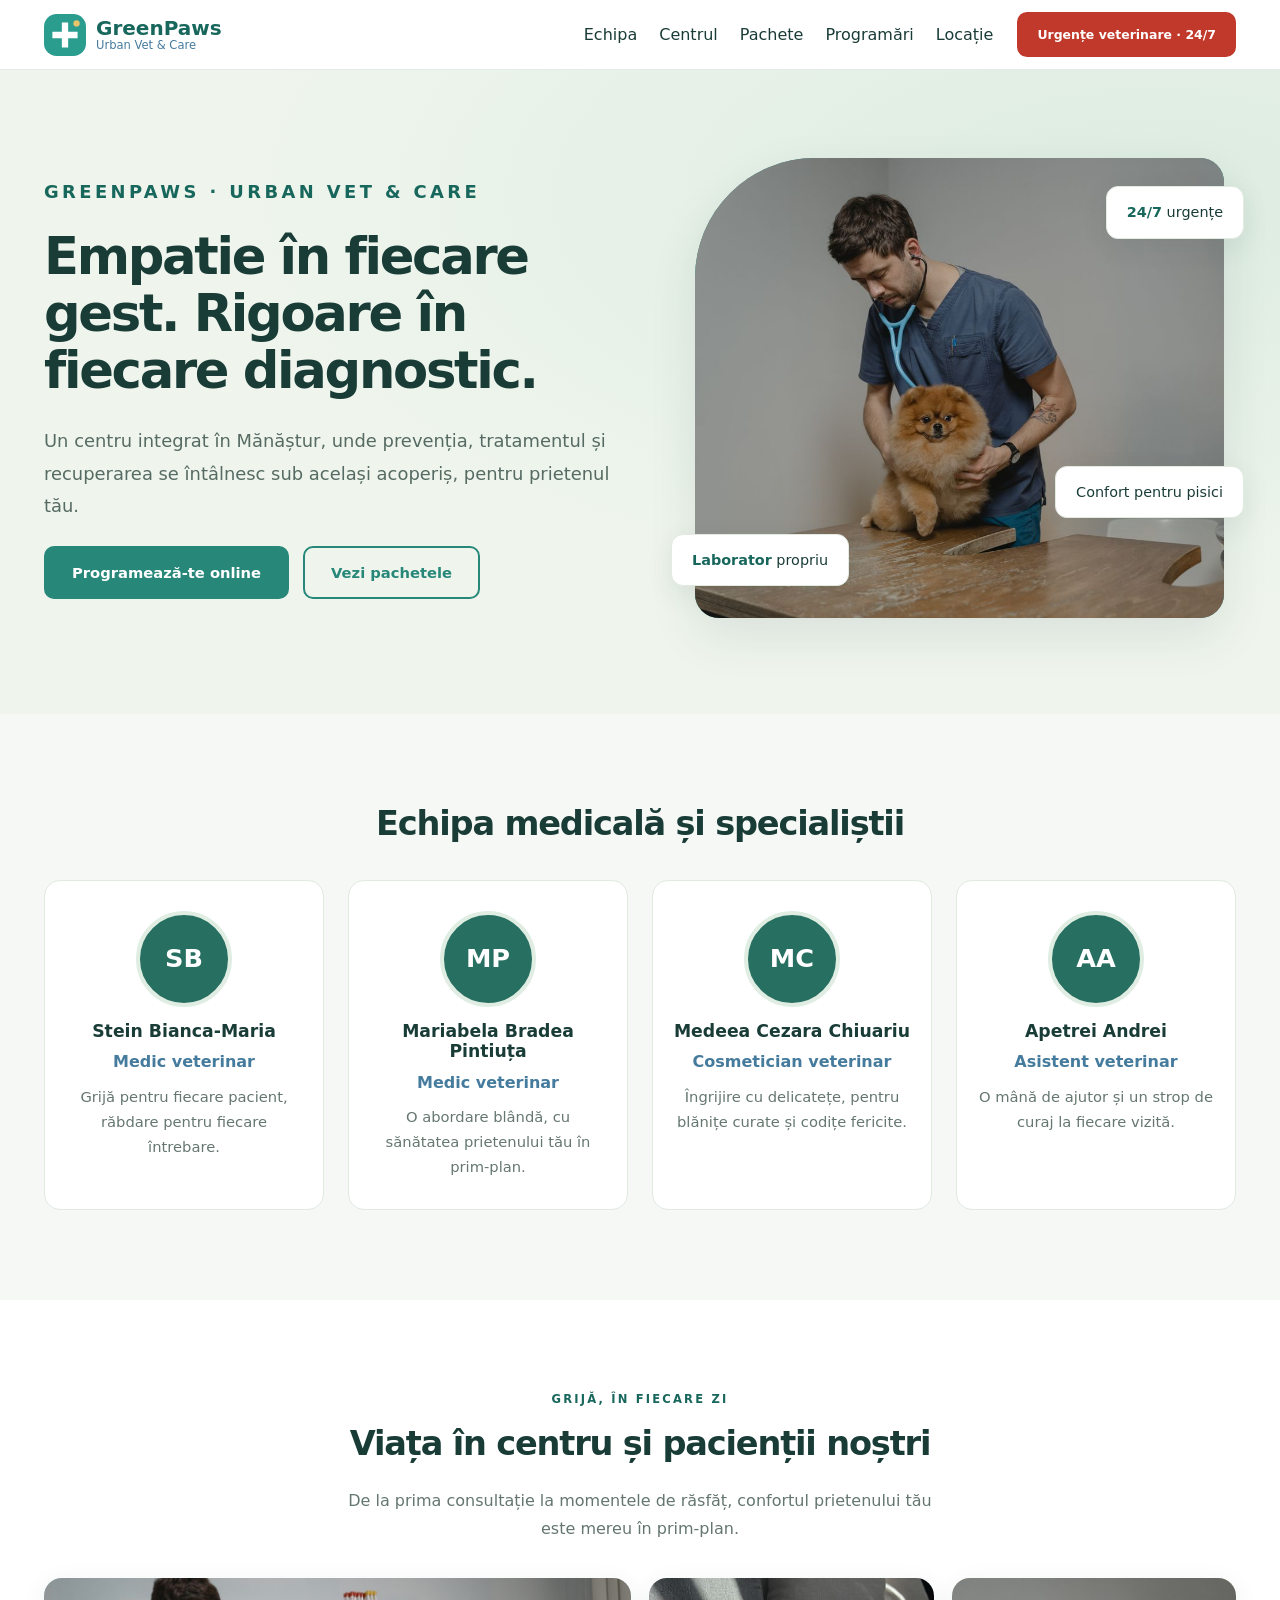
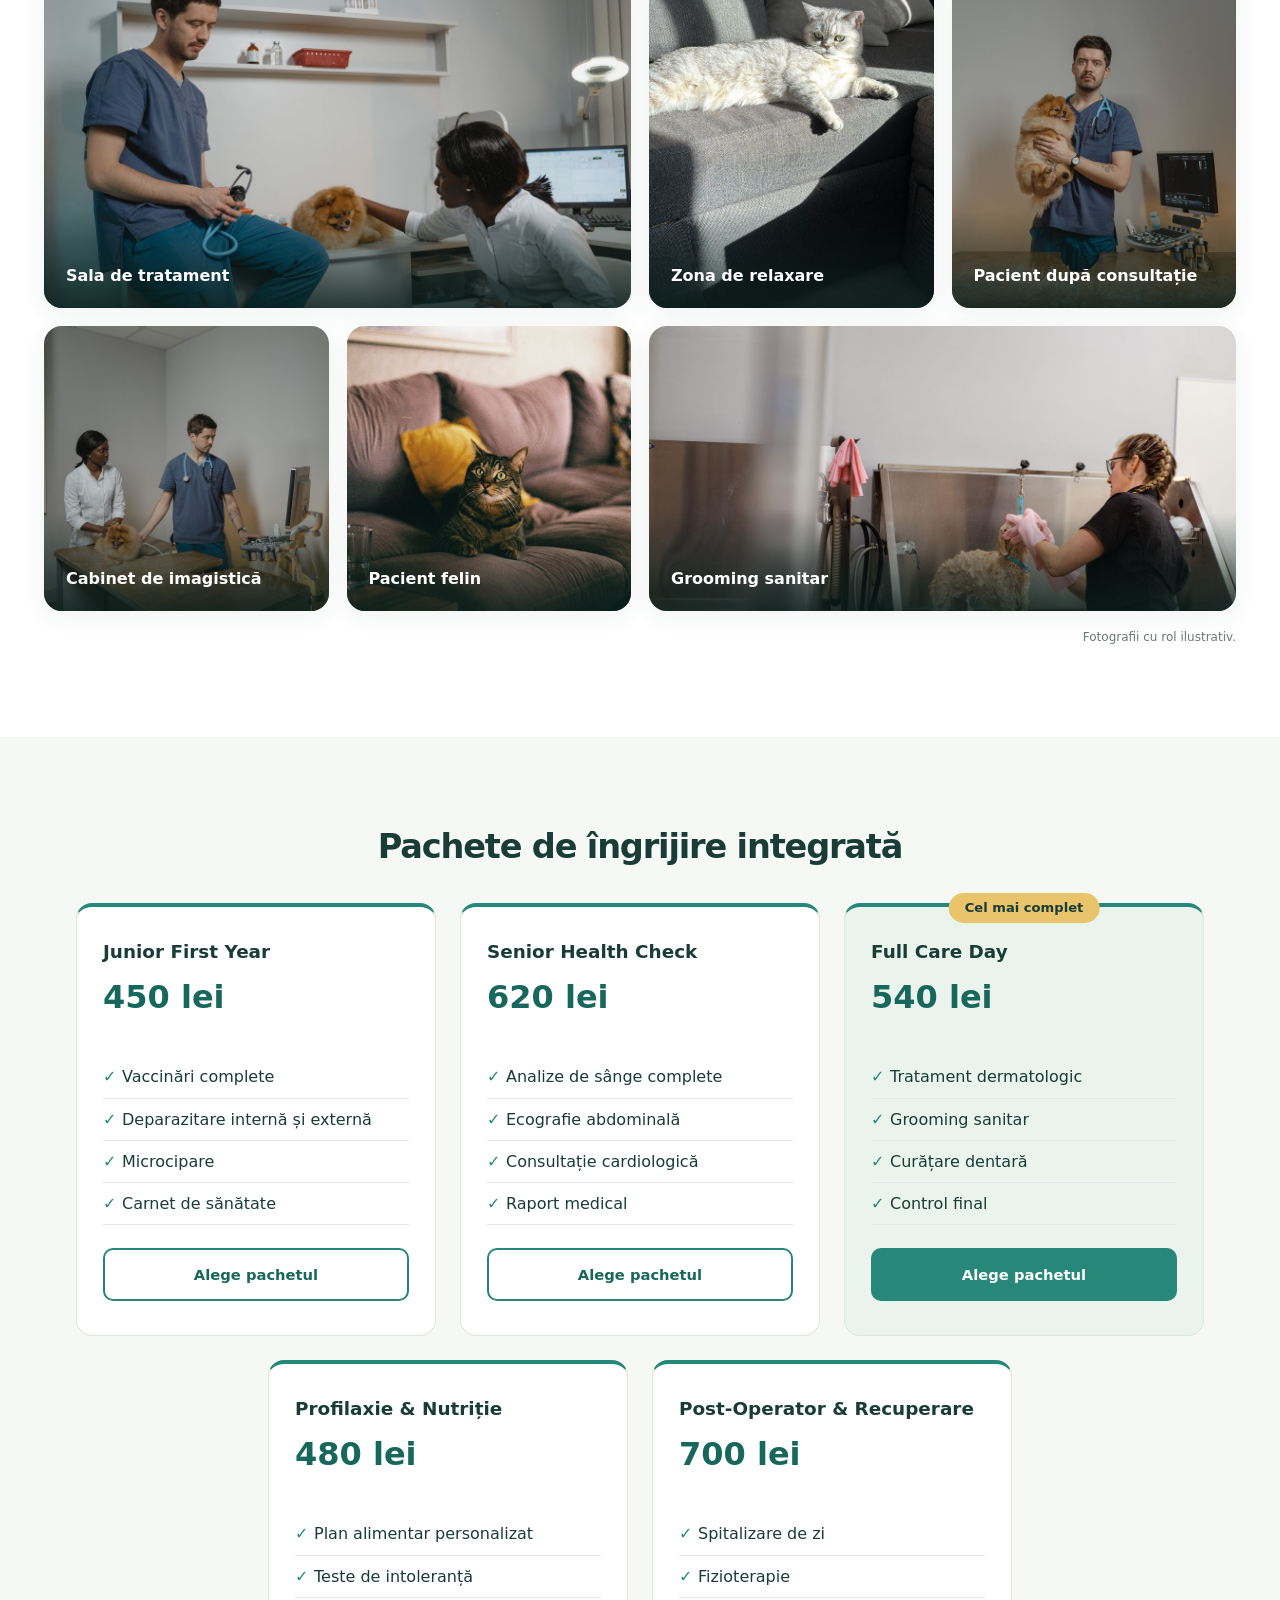
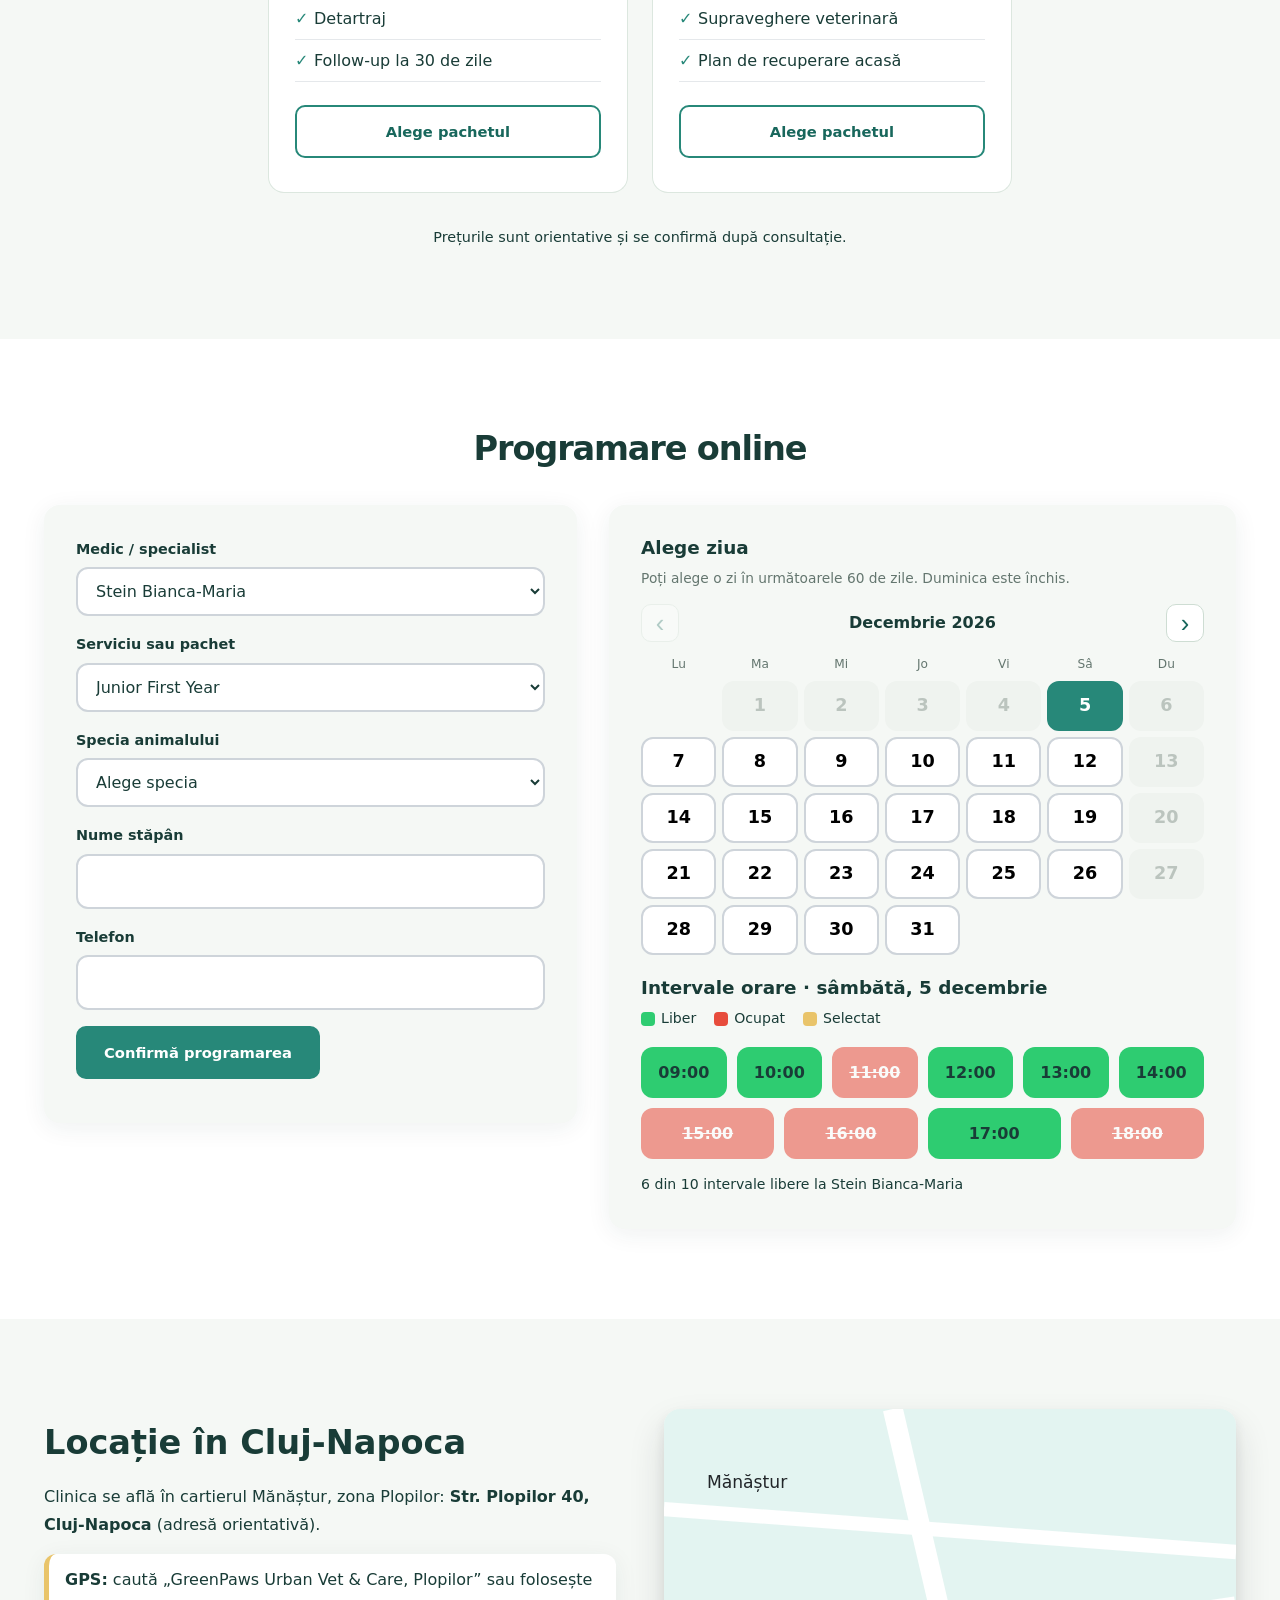
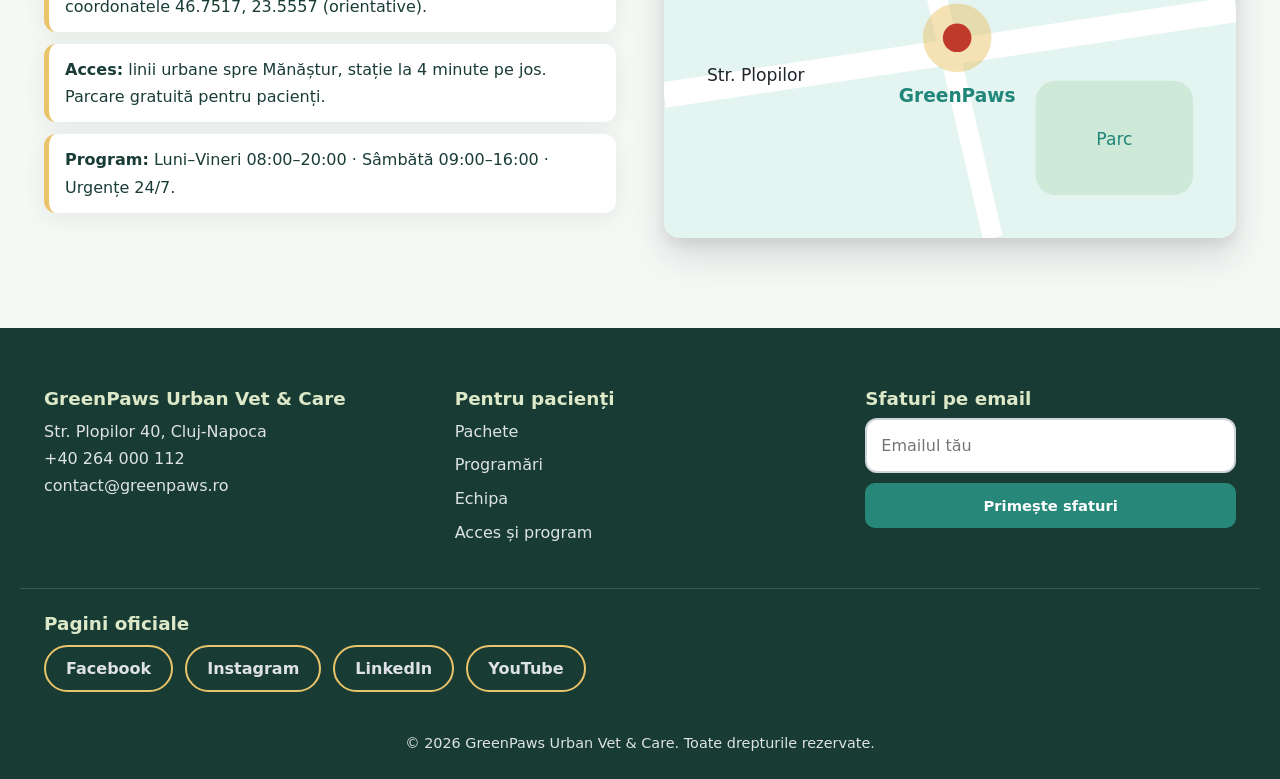
<file: index.html>
<!DOCTYPE html>
<html lang="ro">
<head>
<meta charset="UTF-8">
<meta name="viewport" content="width=device-width, initial-scale=1, viewport-fit=cover">
<meta name="description" content="GreenPaws Urban Vet & Care – clinică veterinară și centru integrat de sănătate pentru animale în Cluj-Napoca, Mănăștur / Plopilor.">
<title>GreenPaws Urban Vet &amp; Care – Cluj-Napoca</title>
<link rel="icon" href="data:image/svg+xml,%3Csvg xmlns='http://www.w3.org/2000/svg' viewBox='0 0 64 64'%3E%3Crect width='64' height='64' rx='16' fill='%232A9D8F'/%3E%3Cpath d='M26 14h12v12h12v12H38v12H26V38H14V26h12z' fill='white'/%3E%3C/svg%3E">
<link rel="stylesheet" href="style.css">
</head>
<body>

<!-- ===== HEADER: NAVIGARE ȘI URGENȚE ===== -->
<header class="site-header">
  <div class="container header-inner">
    <a href="#acasa" class="logo" aria-label="GreenPaws – pagina principală">
      <svg class="logo-mark" viewBox="0 0 40 40" aria-hidden="true"><rect width="40" height="40" rx="12" fill="#2A9D8F"/><path d="M17 8h6v9h9v6h-9v9h-6v-9H8v-6h9z" fill="#fff"/><circle cx="31" cy="9" r="3" fill="#E9C46A"/></svg>
      <span>GreenPaws<small>Urban Vet &amp; Care</small></span>
    </a>
    <button class="nav-toggle" aria-expanded="false" aria-controls="meniu" aria-label="Deschide meniul">☰</button>
    <nav id="meniu" class="nav" aria-label="Navigare principală">
      <ul class="nav-list">
        <li><a href="#echipa">Echipa</a></li>
        <li><a href="#centru">Centrul</a></li>
        <li><a href="#pachete">Pachete</a></li>
        <li><a href="#programare">Programări</a></li>
        <li><a href="#locatie">Locație</a></li>
      </ul>
      <a href="tel:+40264000112" class="btn btn-urgent">Urgențe veterinare · 24/7</a>
    </nav>
  </div>
</header>

<main>
  <!-- ===== HERO ===== -->
  <section id="acasa" class="hero">
    <div class="container hero-inner">
      <div class="hero-text">
        <p class="eyebrow">GREENPAWS · URBAN VET &amp; CARE</p><h1>Empatie în fiecare gest. Rigoare în fiecare diagnostic.</h1>
        <p>Un centru integrat în Mănăștur, unde prevenția, tratamentul și recuperarea se întâlnesc sub același acoperiș, pentru prietenul tău.</p>
        <div class="hero-actions">
          <a href="#programare" class="btn">Programează-te online</a>
          <a href="#pachete" class="btn btn-outline">Vezi pachetele</a>
        </div>
      </div>
      <aside class="hero-visual" aria-label="Centrul pe scurt">
        <div class="visual-main"><img src="img/hero.jpg" alt="Consultație veterinară pentru un câine de talie mică" fetchpriority="high" width="1200" height="800"></div>
        <div class="float-card fc-1"><strong>24/7</strong> urgențe</div>
        <div class="float-card fc-2"><strong>Laborator</strong> propriu</div>
        <div class="float-card fc-3">Confort pentru pisici</div>
      </aside>
    </div>
  </section>

  <!-- ===== ECHIPA ===== -->
  <section id="echipa" class="section">
    <div class="container">
      <h2 class="section-title">Echipa medicală și specialiștii</h2>
      <div class="grid grid-4">
        <article class="member"><div class="portrait"><span>SB</span></div><h3>Stein Bianca-Maria</h3><p class="spec">Medic veterinar</p><p>Grijă pentru fiecare pacient, răbdare pentru fiecare întrebare.</p></article>
        <article class="member"><div class="portrait"><span>MP</span></div><h3>Mariabela Bradea Pintiuța</h3><p class="spec">Medic veterinar</p><p>O abordare blândă, cu sănătatea prietenului tău în prim-plan.</p></article>
        <article class="member"><div class="portrait"><span>MC</span></div><h3>Medeea Cezara Chiuariu</h3><p class="spec">Cosmetician veterinar</p><p>Îngrijire cu delicatețe, pentru blănițe curate și codițe fericite.</p></article>
        <article class="member"><div class="portrait"><span>AA</span></div><h3>Apetrei Andrei</h3><p class="spec">Asistent veterinar</p><p>O mână de ajutor și un strop de curaj la fiecare vizită.</p></article>
      </div>
    </div>
  </section>

  <!-- ===== VIAȚA ÎN CENTRU ===== -->
  <section id="centru" class="section section-white">
    <div class="container">
      <p class="eyebrow centered">GRIJĂ, ÎN FIECARE ZI</p><h2 class="section-title">Viața în centru și pacienții noștri</h2>
      <p class="section-intro">De la prima consultație la momentele de răsfăț, confortul prietenului tău este mereu în prim-plan.</p><div class="gallery">
        <figure class="photo tall g1"><img src="img/centru-1.jpg" alt="Sala de tratament" loading="lazy" onerror="this.remove()"><figcaption>Sala de tratament</figcaption></figure>
        <figure class="photo g2"><img src="img/centru-2.jpg" alt="Zona de relaxare" loading="lazy" onerror="this.remove()"><figcaption>Zona de relaxare</figcaption></figure>
        <figure class="photo g3"><img src="img/centru-3.jpg" alt="Pacient după consultație" loading="lazy" onerror="this.remove()"><figcaption>Pacient după consultație</figcaption></figure>
        <figure class="photo g4"><img src="img/centru-4.jpg" alt="Cabinet de imagistică" loading="lazy" onerror="this.remove()"><figcaption>Cabinet de imagistică</figcaption></figure>
        <figure class="photo tall g5"><img src="img/centru-5.jpg" alt="Pacient felin" loading="lazy" onerror="this.remove()"><figcaption>Pacient felin</figcaption></figure>
        <figure class="photo g6"><img src="img/centru-6.jpg" alt="Salon de grooming sanitar" loading="lazy" onerror="this.remove()"><figcaption>Grooming sanitar</figcaption></figure>
      </div>
      <p class="photo-note">Fotografii cu rol ilustrativ.</p>
    </div>
  </section>

  <!-- ===== PACHETE ===== -->
  <section id="pachete" class="section">
    <div class="container">
      <h2 class="section-title">Pachete de îngrijire integrată</h2>
      <div class="packages" id="packages"></div>
      <p class="note">Prețurile sunt orientative și se confirmă după consultație.</p>
    </div>
  </section>

  <!-- ===== PROGRAMARE ===== -->
  <section id="programare" class="section section-white">
    <div class="container">
      <h2 class="section-title">Programare online</h2>
      <div class="booking">
        <form class="booking-form" id="booking-form">
          <div class="form-group"><label for="medic">Medic / specialist</label><select id="medic" required></select></div>
          <div class="form-group"><label for="serviciu">Serviciu sau pachet</label><select id="serviciu" required></select></div>
          <div class="form-group"><label for="specie">Specia animalului</label><select id="specie" required><option value="">Alege specia</option><option>Câine</option><option>Pisică</option><option>Iepure</option><option>Pasăre</option><option>Alta</option></select></div>
          <div class="form-group"><label for="nume">Nume stăpân</label><input type="text" id="nume" autocomplete="name" required></div>
          <div class="form-group"><label for="tel">Telefon</label><input type="tel" id="tel" autocomplete="tel" inputmode="numeric" pattern="[0-9]+" title="Introdu doar cifre, fără spații sau alte caractere." required></div>
          <button type="submit" class="btn">Confirmă programarea</button>
          <p class="form-status" id="form-status" role="status" aria-live="polite"></p>
        </form>
        <div class="slots-panel">
          <h3>Alege ziua</h3>
          <p class="calendar-help">Poți alege o zi în următoarele 60 de zile. Duminica este închis.</p>
          <div class="calendar-nav"><button type="button" id="prev-month" aria-label="Luna precedentă">‹</button><strong id="calendar-month" aria-live="polite"></strong><button type="button" id="next-month" aria-label="Luna următoare">›</button></div>
          <div class="weekdays" aria-hidden="true"><span>Lu</span><span>Ma</span><span>Mi</span><span>Jo</span><span>Vi</span><span>Sâ</span><span>Du</span></div>
          <div class="days" id="days" role="group" aria-label="Zile disponibile"></div>
          <h3>Intervale orare · <span id="slots-day">–</span></h3>
          <ul class="legend"><li><i class="sw free"></i>Liber</li><li><i class="sw busy"></i>Ocupat</li><li><i class="sw sel"></i>Selectat</li></ul>
          <div class="slots" id="slots" role="group" aria-label="Intervale orare"></div>
          <p class="bar-label" id="bar-label"></p>
        </div>
      </div>
    </div>
  </section>

  <!-- ===== LOCAȚIE ===== -->
  <section id="locatie" class="section">
    <div class="container location">
      <div class="location-info">
        <h2>Locație în Cluj-Napoca</h2>
        <p>Clinica se află în cartierul Mănăștur, zona Plopilor: <strong>Str. Plopilor 40, Cluj-Napoca</strong> (adresă orientativă).</p>
        <ul class="facts">
          <li><strong>GPS:</strong> caută „GreenPaws Urban Vet &amp; Care, Plopilor” sau folosește coordonatele 46.7517, 23.5557 (orientative).</li>
          <li><strong>Acces:</strong> linii urbane spre Mănăștur, stație la 4 minute pe jos. Parcare gratuită pentru pacienți.</li>
          <li><strong>Program:</strong> Luni–Vineri 08:00–20:00 · Sâmbătă 09:00–16:00 · Urgențe 24/7.</li>
        </ul>
      </div>
      <aside class="map" aria-label="Hartă schematică">
        <svg viewBox="0 0 400 300" role="img" aria-label="Hartă schematică Mănăștur / Plopilor">
          <rect width="400" height="300" fill="#E3F4F1"/>
          <path d="M0 200 L400 140" stroke="#fff" stroke-width="18"/><path d="M160 0 L230 300" stroke="#fff" stroke-width="14"/><path d="M0 70 L400 100" stroke="#fff" stroke-width="10"/>
          <rect x="260" y="190" width="110" height="80" rx="14" fill="#cfe9d8"/><text x="315" y="235" text-anchor="middle" font-size="12" fill="#21867A">Parc</text>
          <text x="30" y="190" font-size="12" fill="#212529">Str. Plopilor</text><text x="30" y="55" font-size="12" fill="#212529">Mănăștur</text>
          <circle cx="205" cy="160" r="24" fill="#E9C46A" opacity=".5"/><circle cx="205" cy="160" r="10" fill="#C0392B"/>
          <text x="205" y="205" text-anchor="middle" font-size="13" font-weight="700" fill="#21867A">GreenPaws</text>
        </svg>
      </aside>
    </div>
  </section>
</main>

<!-- ===== FOOTER ===== -->
<footer class="site-footer">
  <div class="container footer-grid">
    <div><h3>GreenPaws Urban Vet &amp; Care</h3><p>Str. Plopilor 40, Cluj-Napoca<br>+40 264 000 112<br>contact@greenpaws.ro</p></div>
    <div><h3>Pentru pacienți</h3><ul><li><a href="#pachete">Pachete</a></li><li><a href="#programare">Programări</a></li><li><a href="#echipa">Echipa</a></li><li><a href="#locatie">Acces și program</a></li></ul></div>
    <div><h3>Sfaturi pe email</h3>
      <form class="newsletter" id="newsletter"><label for="nl" class="sr-only">Email</label><input type="email" id="nl" placeholder="Emailul tău" required><button class="btn btn-small" type="submit">Primește sfaturi</button></form>
      <p class="form-status light" id="nl-status" role="status"></p></div>
  </div>
  <div class="container social-hub">
    <h3>Pagini oficiale</h3>
    <ul class="social"><li><a href="#">Facebook</a></li><li><a href="#">Instagram</a></li><li><a href="#">LinkedIn</a></li><li><a href="#">YouTube</a></li></ul>
  </div>
  <p class="copyright">&copy; 2026 GreenPaws Urban Vet &amp; Care. Toate drepturile rezervate.</p>
</footer>

<script>
/* ===== Date ===== */
const PKGS=[
 {n:'Junior First Year',p:450,i:['Vaccinări complete','Deparazitare internă și externă','Microcipare','Carnet de sănătate']},
 {n:'Senior Health Check',p:620,i:['Analize de sânge complete','Ecografie abdominală','Consultație cardiologică','Raport medical']},
 {n:'Full Care Day',p:540,i:['Tratament dermatologic','Grooming sanitar','Curățare dentară','Control final'],top:true},
 {n:'Profilaxie & Nutriție',p:480,i:['Plan alimentar personalizat','Teste de intoleranță','Detartraj','Follow-up la 30 de zile']},
 {n:'Post-Operator & Recuperare',p:700,i:['Spitalizare de zi','Fizioterapie','Supraveghere veterinară','Plan de recuperare acasă']}
];
const DOCS=['Stein Bianca-Maria','Mariabela Bradea Pintiuța','Medeea Cezara Chiuariu','Apetrei Andrei'];
const HOURS=['09:00','10:00','11:00','12:00','13:00','14:00','15:00','16:00','17:00','18:00'];
const $=s=>document.querySelector(s);

/* ===== Pachete și selecturi ===== */
$('#packages').innerHTML=PKGS.map(p=>`<article class="pkg${p.top?' top':''}">${p.top?'<span class="badge">Cel mai complet</span>':''}<h3>${p.n}</h3><p class="price">${p.p} lei</p><ul>${p.i.map(x=>`<li>${x}</li>`).join('')}</ul><button class="btn ${p.top?'':'btn-outline-dark'}" data-pkg="${p.n}">Alege pachetul</button></article>`).join('');
$('#medic').innerHTML=DOCS.map(d=>`<option>${d}</option>`).join('');
$('#serviciu').innerHTML='<optgroup label="Pachete">'+PKGS.map(p=>`<option>${p.n}</option>`).join('')+'</optgroup><optgroup label="Servicii"><option>Consultație generală</option><option>Vaccinare</option><option>Ecografie</option><option>Analize de laborator</option></optgroup>';
$('#packages').addEventListener('click',e=>{const b=e.target.closest('[data-pkg]');if(!b)return;$('#serviciu').value=b.dataset.pkg;$('#programare').scrollIntoView({behavior:'smooth'})});

/* ===== Calendar și sloturi ===== */
const taken=new Set();let day=null,sel=null;
const iso=d=>`${d.getFullYear()}-${String(d.getMonth()+1).padStart(2,'0')}-${String(d.getDate()).padStart(2,'0')}`;
const today=new Date();today.setHours(0,0,0,0);
const lastDay=new Date(today);lastDay.setDate(lastDay.getDate()+60);
const firstDay=new Date(today);if(firstDay.getDay()===0)firstDay.setDate(firstDay.getDate()+1);
day=iso(firstDay);
let calendarMonth=new Date(firstDay.getFullYear(),firstDay.getMonth(),1);
function renderCalendar(){
  $('#calendar-month').textContent=calendarMonth.toLocaleDateString('ro-RO',{month:'long',year:'numeric'});
  const year=calendarMonth.getFullYear(),month=calendarMonth.getMonth();
  const offset=(calendarMonth.getDay()+6)%7;
  let cells='<span aria-hidden="true"></span>'.repeat(offset);
  for(let n=1;n<=new Date(year,month+1,0).getDate();n++){
    const date=new Date(year,month,n),key=iso(date);
    const disabled=date<today||date>lastDay||date.getDay()===0;
    cells+=`<button type="button" class="day${key===day?' on':''}" data-d="${key}" aria-pressed="${key===day}" aria-label="${date.toLocaleDateString('ro-RO',{weekday:'long',day:'numeric',month:'long',year:'numeric'})}" ${disabled?'disabled':''}><b>${n}</b></button>`;
  }
  $('#days').innerHTML=cells;
  $('#prev-month').disabled=year===today.getFullYear()&&month===today.getMonth();
  $('#next-month').disabled=year===lastDay.getFullYear()&&month===lastDay.getMonth();
}
$('#prev-month').addEventListener('click',()=>{calendarMonth.setMonth(calendarMonth.getMonth()-1);renderCalendar()});
$('#next-month').addEventListener('click',()=>{calendarMonth.setMonth(calendarMonth.getMonth()+1);renderCalendar()});
renderCalendar();
function busy(doc,date,h){let s=0;for(const c of doc+date+h)s=(s*31+c.charCodeAt(0))>>>0;s=(s*1103515245+12345)>>>0;return (s>>>16)%100<40||taken.has(doc+date+h)}
function render(){
  sel=null;const doc=$('#medic').value;
  $('#slots-day').textContent=new Date(day+'T12:00').toLocaleDateString('ro-RO',{weekday:'long',day:'numeric',month:'long'});
  let free=0;
  $('#slots').innerHTML=HOURS.map(h=>{const b=busy(doc,day,h);if(!b)free++;return b?`<button type="button" class="slot busy" disabled aria-label="${h} ocupat">${h}</button>`:`<button type="button" class="slot free" data-h="${h}" aria-pressed="false">${h}</button>`}).join('');
  $('#bar-label').textContent=`${free} din ${HOURS.length} intervale libere la ${doc}`;
}
$('#days').addEventListener('click',e=>{const b=e.target.closest('.day');if(!b||b.disabled)return;day=b.dataset.d;renderCalendar();render()});
$('#medic').addEventListener('change',render);
$('#slots').addEventListener('click',e=>{const b=e.target.closest('.slot.free');if(!b)return;document.querySelectorAll('.slot.sel').forEach(x=>{x.classList.remove('sel');x.setAttribute('aria-pressed','false')});b.classList.add('sel');b.setAttribute('aria-pressed','true');sel=b.dataset.h});
$('#booking-form').addEventListener('submit',e=>{
  e.preventDefault();const st=$('#form-status');
  if(!sel){st.textContent='Alege un interval orar liber.';st.className='form-status err';return}
  taken.add($('#medic').value+day+sel);
  st.className='form-status';st.textContent=`Programare înregistrată: ${$('#serviciu').value}, ${day}, ora ${sel}, ${$('#medic').value}. Te sunăm pentru confirmare.`;
  render();
});
render();
/* Cifre inclusiv la lipire și sunetele MP3 incluse local. */
$('#tel').addEventListener('input',e=>{e.target.value=e.target.value.replace(/[^0-9]/g,'')});
const animalSounds={
  'Câine':new Audio('audio/caine.mp3'),
  'Pisică':new Audio('audio/pisica.mp3')
};
Object.values(animalSounds).forEach(sound=>{sound.preload='auto';sound.volume=.65});
function playAnimal(species){
  Object.values(animalSounds).forEach(sound=>{sound.pause();sound.currentTime=0});
  const sound=animalSounds[species];
  if(sound)sound.play().catch(()=>{/* Formularul rămâne disponibil dacă sunetul este blocat. */});
}
$('#specie').addEventListener('change',e=>playAnimal(e.target.value));
$('#newsletter').addEventListener('submit',e=>{e.preventDefault();$('#nl-status').textContent='Mulțumim! Te vei abona la sfaturile noastre.';e.target.reset()});

/* ===== Meniu mobil ===== */
const t=$('.nav-toggle'),n=$('#meniu');
t.addEventListener('click',()=>{const o=n.classList.toggle('open');t.setAttribute('aria-expanded',o)});
n.addEventListener('click',e=>{if(e.target.tagName==='A'){n.classList.remove('open');t.setAttribute('aria-expanded',false)}});
</script>
</body>
</html>
</file>
<file: style.css>
/* ========== Reset și variabile ========== */
*,*::before,*::after{box-sizing:border-box;margin:0;padding:0}
:root{
  --teal:#2A9D8F;--teal-dark:#21867A;--blue:#457B9D;--yellow:#E9C46A;
  --free:#2ECC71;--busy:#E74C3C;--bg:#F8F9FA;--white:#fff;--text:#212529;--red:#C0392B;
  --radius:16px;--radius-sm:12px;
  --shadow:0 2px 6px rgba(33,37,41,.06),0 8px 20px rgba(33,37,41,.08);
  --shadow-lg:0 6px 12px rgba(33,37,41,.08),0 18px 36px rgba(33,37,41,.14);
}
html{scroll-behavior:smooth;scroll-padding-top:90px}
body{font-family:system-ui,-apple-system,'Segoe UI',Roboto,sans-serif;line-height:1.7;color:var(--text);background:var(--bg)}
ul{list-style:none}a{color:inherit;text-decoration:none}
h1,h2,h3{font-weight:700;line-height:1.2}
p{margin-bottom:1em}
:focus-visible{outline:3px solid var(--yellow);outline-offset:3px;box-shadow:0 0 0 6px rgba(42,157,143,.35)}
.sr-only{position:absolute;width:1px;height:1px;overflow:hidden;clip:rect(0 0 0 0)}
.container{width:100%;max-width:1160px;margin:0 auto;padding:0 24px}
.section{padding:88px 0}.section-white{background:var(--white)}
.section-title,h2{font-size:2.1rem;margin-bottom:.6em}.section-title{text-align:center;margin-bottom:2.2rem}
h3{font-size:1.15rem;margin-bottom:.4em}
.grid{display:flex;flex-wrap:wrap;gap:24px}.grid-4>*{flex:1 1 230px}
.note{text-align:center;font-size:.9rem;margin:2rem 0 0}.hint{text-align:center;font-size:.85rem;margin:1.5rem 0 0}

/* ========== Butoane ========== */
.btn{display:inline-block;padding:12px 26px;font:inherit;font-weight:600;color:var(--white);background:var(--teal);border:2px solid var(--teal);border-radius:999px;cursor:pointer;text-align:center;transition:transform .25s,box-shadow .25s,background .25s,color .25s}
.btn:hover{background:var(--teal-dark);border-color:var(--teal-dark);transform:translateY(-3px);box-shadow:var(--shadow-lg)}
.btn-outline{background:transparent;color:var(--teal)}.btn-outline:hover{color:var(--white)}
.btn-outline-dark{background:transparent;color:var(--teal-dark)}.btn-outline-dark:hover{color:var(--white)}
.btn-small{padding:8px 18px;font-size:.9rem}
.btn-urgent{background:var(--red);border-color:var(--red);padding:10px 18px;font-size:.9rem}
.btn-urgent:hover{background:#A93226;border-color:#A93226}

/* ========== Header ========== */
.site-header{position:sticky;top:0;z-index:50;background:var(--white);box-shadow:var(--shadow)}
.header-inner{display:flex;align-items:center;justify-content:space-between;gap:16px;padding-top:12px;padding-bottom:12px;position:relative}
.logo{display:flex;align-items:center;gap:10px;font-weight:700;font-size:1.25rem;color:var(--teal-dark)}
.logo span{display:flex;flex-direction:column;line-height:1.1}.logo small{font-size:.72rem;font-weight:500;color:var(--blue)}
.logo-mark{width:42px;height:42px}
.nav{display:flex;align-items:center;gap:24px}.nav-list{display:flex;gap:22px}
.nav-list a{font-weight:500;padding:4px 0;background:linear-gradient(var(--teal),var(--teal)) 0 100%/0 3px no-repeat;transition:background-size .3s,color .3s}
.nav-list a:hover{color:var(--teal-dark);background-size:100% 3px}
.nav-toggle{display:none;font-size:1.6rem;background:none;border:0;color:var(--teal-dark);cursor:pointer}

/* ========== Hero ========== */
.hero{padding:80px 0;background:linear-gradient(135deg,#E3F4F1,#EAF2F8)}
.hero-inner{display:flex;align-items:center;gap:56px}.hero-text{flex:1.1}
.hero h1{font-size:2.9rem;color:var(--teal-dark);margin-bottom:.5em}
.hero-text p{font-size:1.12rem;max-width:50ch}
.hero-actions{display:flex;flex-wrap:wrap;gap:14px;margin-top:1.5rem}
.hero-visual{flex:1;position:relative;min-height:380px}
.visual-main{position:absolute;inset:20px 30px 30px 20px;background:var(--teal);border-radius:28px;overflow:hidden;display:flex;align-items:center;justify-content:center;font-size:8rem;box-shadow:var(--shadow-lg)}
.visual-main img{position:absolute;inset:0;width:100%;height:100%;object-fit:cover}
.float-card{position:absolute;background:var(--white);padding:10px 18px;border-radius:var(--radius-sm);box-shadow:var(--shadow-lg);font-size:.9rem}
.float-card strong{color:var(--teal-dark)}
.fc-1{top:0;right:0;border-left:5px solid var(--red)}.fc-2{bottom:0;left:0;border-left:5px solid var(--yellow)}.fc-3{bottom:60px;right:-8px;border-left:5px solid var(--blue)}

/* ========== Echipa ========== */
.member{background:var(--white);padding:30px 22px;border-radius:var(--radius);box-shadow:var(--shadow);text-align:center;transition:transform .3s,box-shadow .3s}
.member:hover,.pkg:hover{transform:translateY(-8px);box-shadow:var(--shadow-lg)}
.portrait{position:relative;overflow:hidden;width:96px;height:96px;margin:0 auto 14px;border-radius:50%;background:var(--teal);color:var(--white);font-weight:700;font-size:1.6rem;display:flex;align-items:center;justify-content:center;border:4px solid var(--yellow)}
.portrait img{position:absolute;inset:0;width:100%;height:100%;object-fit:cover}
.spec{color:var(--blue);font-weight:600;margin-bottom:.5em}.member p:last-child{margin:0;font-size:.92rem}

/* ========== Galerie ========== */
.gallery{display:flex;flex-wrap:wrap;gap:16px}
.photo{position:relative;flex:1 1 220px;min-height:200px;border-radius:var(--radius);overflow:hidden;display:flex;align-items:center;justify-content:center;font-size:4.2rem;box-shadow:var(--shadow);transition:transform .3s,box-shadow .3s}
.photo.tall{min-height:300px;flex-grow:1.4}
.photo:hover{transform:translateY(-8px);box-shadow:var(--shadow-lg)}
.photo img{position:absolute;inset:0;width:100%;height:100%;object-fit:cover}
.g1{background:#cfe9e5}.g2{background:#EAF2F8}.g3{background:#fbefc9}.g4{background:#dfe9f5}.g5{background:#e3f4f1}.g6{background:#f3ecd2}
.photo figcaption{position:absolute;left:0;right:0;bottom:0;z-index:1;padding:10px 16px;font-size:.9rem;font-weight:500;color:var(--white);background:linear-gradient(transparent,rgba(33,37,41,.75))}

/* ========== Pachete ========== */
.packages{display:flex;flex-wrap:wrap;gap:24px;justify-content:center}
.pkg{position:relative;flex:1 1 300px;max-width:360px;display:flex;flex-direction:column;background:var(--white);border-top:6px solid var(--blue);border-radius:var(--radius);padding:34px 26px;box-shadow:var(--shadow);transition:transform .3s,box-shadow .3s}
.pkg.top{border-top-color:var(--teal)}
.badge{position:absolute;top:-14px;left:50%;transform:translateX(-50%);background:var(--yellow);font-weight:600;font-size:.82rem;padding:4px 16px;border-radius:999px;white-space:nowrap}
.price{font-size:2rem;font-weight:700;color:var(--teal-dark)}
.pkg ul{flex:1;margin-bottom:1.4rem}.pkg li{padding:7px 0;border-bottom:1px solid #E5E8EB}
.pkg li::before{content:"✓ ";color:var(--teal);font-weight:700}

/* ========== Programare ========== */
.booking{display:flex;gap:32px;align-items:flex-start}
.booking-form,.slots-panel{background:var(--bg);padding:32px;border-radius:var(--radius);box-shadow:var(--shadow)}
.booking-form{flex:1}.slots-panel{flex:1.2}
.form-group{display:flex;flex-direction:column;gap:6px;margin-bottom:16px}.form-group label{font-weight:600;font-size:.9rem}
input,select{width:100%;font:inherit;color:var(--text);background:var(--white);padding:12px 14px;border:2px solid #CED4DA;border-radius:var(--radius-sm)}
input:focus-visible,select:focus-visible{border-color:var(--teal)}
.form-status{margin:12px 0 0;font-weight:600;color:var(--teal-dark)}.form-status.err{color:var(--busy)}.form-status.light{color:var(--yellow)}
.days{display:flex;flex-wrap:wrap;gap:8px;margin:.4rem 0 1.4rem}
.day{flex:1 1 56px;display:flex;flex-direction:column;align-items:center;font:inherit;font-size:.8rem;padding:8px 0;background:var(--white);border:2px solid #CED4DA;border-radius:var(--radius-sm);cursor:pointer;text-transform:capitalize;transition:transform .2s,border-color .2s}
.day b{font-size:1.1rem}.day:hover{transform:translateY(-3px)}
.day.on{background:var(--teal);color:var(--white);border-color:var(--teal)}
.legend{display:flex;gap:18px;font-size:.88rem;margin:.5rem 0 1rem}.legend li{display:flex;align-items:center;gap:6px}
.sw{width:14px;height:14px;border-radius:4px;display:inline-block}.sw.free{background:var(--free)}.sw.busy{background:var(--busy)}.sw.sel{background:var(--yellow)}
.slots{display:flex;flex-wrap:wrap;gap:10px}
.slot{flex:1 1 76px;font:inherit;font-weight:600;padding:10px 0;border-radius:var(--radius-sm);border:2px solid transparent;color:var(--text);cursor:pointer;transition:transform .2s,box-shadow .2s}
.slot.free{background:var(--free)}.slot.free:hover{transform:translateY(-3px);box-shadow:var(--shadow)}
.slot.sel{background:var(--yellow);border-color:var(--teal-dark)}
.slot.busy{background:var(--busy);color:var(--white);opacity:.55;cursor:not-allowed;text-decoration:line-through}
.bar-label{font-size:.88rem;margin:14px 0 0}
.calendar-help{font-size:.86rem;color:#64766f;margin:8px 0 14px}
.calendar-nav{display:flex;align-items:center;justify-content:space-between;gap:12px;margin-bottom:12px}
.calendar-nav strong{text-transform:capitalize;text-align:center}
.calendar-nav button{width:38px;height:38px;border:1px solid #ceddd3;border-radius:10px;background:#fff;color:var(--teal-dark);font-size:1.6rem;cursor:pointer}
.calendar-nav button:disabled{opacity:.3;cursor:default}
.weekdays,.days{display:grid;grid-template-columns:repeat(7,minmax(0,1fr));gap:6px}
.weekdays{text-align:center;font-size:.76rem;color:#64766f;margin-bottom:6px}
.days .day{padding:8px 0;font-size:.85rem;min-width:0}
.days .day:disabled{color:#9da9a2;background:#edf1ed;border-color:transparent;cursor:default;opacity:.65}
.days .day:disabled:hover{transform:none}

/* ========== Locație ========== */
.location{display:flex;gap:48px;align-items:center}.location-info{flex:1}
.facts li{padding:12px 16px;margin-bottom:12px;background:var(--white);border-left:5px solid var(--yellow);border-radius:var(--radius-sm);box-shadow:var(--shadow)}
.map{flex:1;border-radius:var(--radius);overflow:hidden;box-shadow:var(--shadow-lg)}.map svg{display:block;width:100%;height:auto}

/* ========== Footer ========== */
.site-footer{background:var(--text);color:#DEE2E6;padding:60px 0 24px}
.footer-grid{display:flex;flex-wrap:wrap;gap:40px}.footer-grid>div{flex:1 1 220px}
.site-footer h3{color:var(--yellow)}.site-footer li{margin-bottom:.4em}.site-footer a:hover{color:var(--yellow)}
.newsletter{display:flex;flex-direction:column;gap:10px}
.social-hub{margin-top:36px;padding-top:24px;border-top:1px solid rgba(255,255,255,.15)}
.social{display:flex;flex-wrap:wrap;gap:12px;margin-top:10px}
.social a{display:inline-block;padding:8px 20px;border:2px solid var(--yellow);border-radius:999px;font-weight:600;transition:background .2s,color .2s}
.social a:hover{background:var(--yellow);color:var(--text)}
.copyright{text-align:center;margin:32px 0 0;font-size:.9rem}

/* ========== Tablete ≤1024px ========== */
@media (max-width:1024px){.hero h1{font-size:2.5rem}.booking,.location{flex-direction:column;align-items:stretch}.nav,.nav-list{gap:14px}}

/* ========== Mobil ≤768px ========== */
@media (max-width:768px){
  .section{padding:60px 0}
  .nav-toggle{display:block}
  .nav{display:none;position:absolute;top:100%;left:0;right:0;flex-direction:column;align-items:stretch;padding:20px 24px;background:var(--white);box-shadow:var(--shadow)}
  .nav.open{display:flex}.nav-list{flex-direction:column;gap:12px}
  .hero{padding:48px 0}.hero-inner{flex-direction:column;gap:36px}.hero h1{font-size:2.1rem}
  .hero-visual{width:100%;min-height:300px}.visual-main{font-size:6rem}
  .booking-form,.slots-panel{padding:22px}
  .section-title,h2{font-size:1.7rem}
}
@media (prefers-reduced-motion:reduce){html{scroll-behavior:auto}*{transition:none!important}}

/* Actualizare vizuală: fotografii și un ritm mai aerisit */
:root{--text:#193c37;--bg:#f5f8f5;--teal:#278879;--teal-dark:#18675c;--shadow:0 5px 24px rgba(25,60,55,.07)}
.container{max-width:1240px}
.site-header{box-shadow:none;border-bottom:1px solid #e5ece7}
.hero{padding:88px 0 96px;background:radial-gradient(ellipse at 90% 20%,#ddece1,transparent 58%),#eff5ed}
.hero h1{font-size:clamp(2.2rem,4vw,3.6rem);line-height:1.12;letter-spacing:-.045em;color:#193c37}
.hero-text p:not(.eyebrow){color:#566b63;line-height:1.8}
.eyebrow{font-size:.72rem;font-weight:750;letter-spacing:.19em;color:var(--teal-dark);margin-bottom:20px}
.centered{text-align:center;margin-bottom:14px}
.hero-visual{min-height:460px}
.visual-main{inset:0 12px 0 0;border-radius:120px 24px 24px 24px;box-shadow:0 18px 48px #193c371a}
.visual-main img{object-position:48% center}
.float-card{padding:13px 20px;border:1px solid #e2eae1;box-shadow:0 8px 28px #193c3714}
.fc-1{top:28px;right:-8px}.fc-2{bottom:32px;left:-24px}.fc-3{bottom:100px;right:-8px}
.btn{border-radius:10px;font-size:.92rem}.btn-urgent{font-size:.78rem}
.section{padding:90px 0}.section-title{letter-spacing:-.035em;color:#193c37}
.section-intro{max-width:620px;margin:-12px auto 36px;text-align:center;color:#64766f}
.gallery{display:grid;grid-template-columns:repeat(4,minmax(0,1fr));gap:18px}
.photo,.photo.tall{min-height:285px;margin:0;border-radius:18px;isolation:isolate}
.photo.g1,.photo.g6{grid-column:span 2}.photo.g1,.photo.g2,.photo.g3{min-height:330px}
.photo img{transition:transform .6s ease;object-position:center}
.photo:hover{transform:none;box-shadow:0 14px 32px #193c3726}.photo:hover img{transform:scale(1.045)}
.photo figcaption{padding:54px 22px 20px;font-size:1rem;font-weight:600;background:linear-gradient(transparent,rgba(10,30,27,.82));line-height:1.5}
.photo-note{text-align:right;font-size:.75rem;color:#6b7973;margin:16px 0 0}
.member{box-shadow:none;border:1px solid #e1e9e1;padding:30px 20px}.portrait{border:4px solid #e0ede3;background:#276f60}
.member h3{font-size:1.08rem}.member p:last-child{color:#65776f}
.pkg{border:1px solid #dce7df;border-top:4px solid var(--teal);box-shadow:none}.pkg.top{background:#eaf3ec}
.site-footer{background:#183c34}.site-footer h3{color:#dce8c8}
@media(min-width:769px) and (max-width:1100px){.nav-list{gap:12px;font-size:.85rem}.nav{gap:12px}.btn-urgent{max-width:160px}.hero-inner{gap:30px}.hero-visual{min-width:0}}
@media(max-width:768px){.hero{padding:46px 0 58px}.hero-visual{min-height:365px}.visual-main{inset:0 8px 0 8px;border-radius:80px 20px 20px 20px}.fc-2{left:0}.fc-1,.fc-3{right:0}.gallery{grid-template-columns:repeat(2,minmax(0,1fr));gap:12px}.photo,.photo.tall,.photo.g1,.photo.g2,.photo.g3{min-height:240px}.photo.g1,.photo.g6{grid-column:span 2}.section{padding:60px 0}.photo figcaption{font-size:.88rem;padding:45px 14px 14px}}
@media(max-width:420px){.container{padding-left:18px;padding-right:18px}.photo,.photo.tall,.photo.g2,.photo.g3{min-height:210px}.hero-actions{flex-direction:column}.float-card{font-size:.78rem;padding:10px 12px}}
</file>
